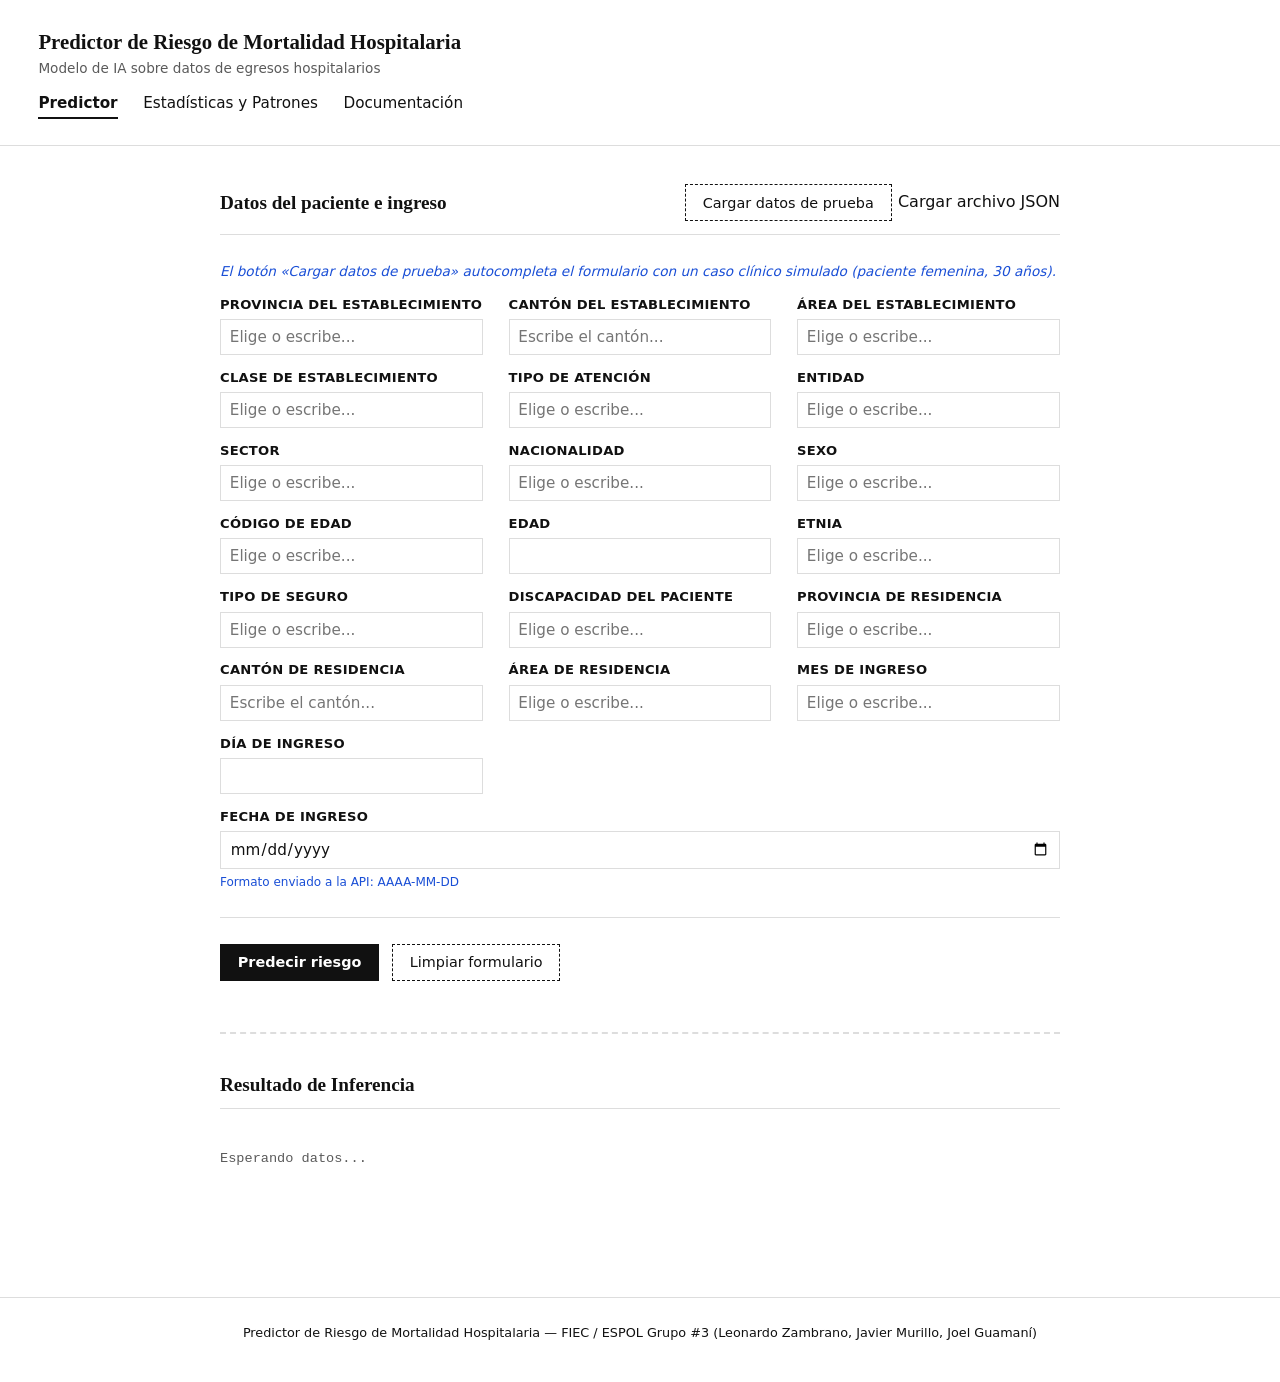
<file: frontend/index.html>
<!DOCTYPE html>
<html lang="es">
<head>
<meta charset="UTF-8">
<meta name="viewport" content="width=device-width, initial-scale=1.0">
<title>Predictor de Riesgo de Mortalidad Hospitalaria</title>
<link rel="stylesheet" href="style.css">
</head>
<body>

  <header class="site-header">
    <div class="brand">
      <p class="brand-title">
        Predictor de Riesgo de Mortalidad Hospitalaria
        <span>Modelo de IA sobre datos de egresos hospitalarios</span>
      </p>
    </div>
    <nav class="main-nav">
      <a href="index.html" aria-current="page">Predictor</a>
      <a href="stats.html">Estadísticas y Patrones</a>
      <a href="about.html">Documentación</a>
    </nav>
  </header>

  <main>
    <div class="predictor-grid">

      <section class="panel" aria-labelledby="form-title">
        <div class="panel-header">
          <h2 id="form-title">Datos del paciente e ingreso</h2>
          <div class="header-actions">
            <button type="button" id="btn-load-sample" class="btn-secondary">
              Cargar datos de prueba
            </button>
            <label for="file-json" class="btn-secondary btn-file-label">
              Cargar archivo JSON
            </label>
            <input type="file" id="file-json" accept=".json,application/json" class="visually-hidden-file">
          </div>
        </div>

        <p class="random-hint">El botón «Cargar datos de prueba» autocompleta el formulario con un caso clínico simulado (paciente femenina, 30 años).</p>

        <div class="json-table-section hidden" id="json-table-section">
          <div class="table-header">
            <h3>Pacientes cargados desde archivo</h3>
            <button type="button" id="btn-random-patient" class="btn-secondary">
              Seleccionar paciente al azar
            </button>
          </div>
          <div class="table-scroll">
            <table class="data-table" id="patients-table">
              <thead>
                <tr id="patients-table-head"></tr>
              </thead>
              <tbody id="patients-table-body"></tbody>
            </table>
          </div>
          <p class="muted" style="margin-top:0.5rem;">Haz clic en una fila para cargar ese paciente en el formulario, o usa el botón "Seleccionar paciente al azar".</p>
        </div>

        <p class="random-hint hidden" id="random-hint"></p>

        <form id="predict-form" novalidate>
          <div class="form-grid">

            <div class="field">
              <label for="prov_ubi">Provincia del establecimiento</label>
              <input type="text" id="prov_ubi" name="prov_ubi" list="list_prov_ubi" required autocomplete="off" placeholder="Elige o escribe...">
              <datalist id="list_prov_ubi"></datalist>
            </div>

            <div class="field">
              <label for="cant_ubi">Cantón del establecimiento</label>
              <input type="text" id="cant_ubi" name="cant_ubi" required placeholder="Escribe el cantón...">
            </div>

            <div class="field">
              <label for="area_ubi">Área del establecimiento</label>
              <input type="text" id="area_ubi" name="area_ubi" list="list_area_ubi" required autocomplete="off" placeholder="Elige o escribe...">
              <datalist id="list_area_ubi">
                <option value="Urbana"></option>
                <option value="Rural"></option>
              </datalist>
            </div>

            <div class="field">
              <label for="clase">Clase de establecimiento</label>
              <input type="text" id="clase" name="clase" list="list_clase" required autocomplete="off" placeholder="Elige o escribe...">
              <datalist id="list_clase">
                <option value="Hospital general"></option>
                <option value="Hospital básico"></option>
                <option value="Hospital de especialidades"></option>
                <option value="Geriátrico"></option>
                <option value="Otras clínicas especializadas"></option>
                <option value="Pediátrico"></option>
              </datalist>
            </div>

            <div class="field">
              <label for="tipo">Tipo de atención</label>
              <input type="text" id="tipo" name="tipo" list="list_tipo" required autocomplete="off" placeholder="Elige o escribe...">
              <datalist id="list_tipo">
                <option value="Agudo"></option>
                <option value="Crónico"></option>
                <option value="Sin tipo hospitales básicos"></option>
              </datalist>
            </div>

            <div class="field">
              <label for="entidad">Entidad</label>
              <input type="text" id="entidad" name="entidad" list="list_entidad" required autocomplete="off" placeholder="Elige o escribe...">
              <datalist id="list_entidad">
                <option value="Ministerio de Salud Pública"></option>
                <option value="Instituto Ecuatoriano de Seguridad Social"></option>
                <option value="Municipios"></option>
                <option value="Privados con fines de lucro"></option>
                <option value="Privados sin fines de lucro"></option>
                <option value="Fuerzas Armadas"></option>
                <option value="Policía Nacional"></option>
                <option value="Junta Beneficencia de Guayaquil"></option>
              </datalist>
            </div>

            <div class="field">
              <label for="sector">Sector</label>
              <input type="text" id="sector" name="sector" list="list_sector" required autocomplete="off" placeholder="Elige o escribe...">
              <datalist id="list_sector">
                <option value="Público"></option>
                <option value="Privado con fines de lucro"></option>
                <option value="Privado sin fines de lucro"></option>
              </datalist>
            </div>

            <div class="field">
              <label for="nac_pac">Nacionalidad</label>
              <input type="text" id="nac_pac" name="nac_pac" list="list_nac_pac" required autocomplete="off" placeholder="Elige o escribe...">
              <datalist id="list_nac_pac">
                <option value="Ecuatoriano/a"></option>
                <option value="Extranjero/a"></option>
              </datalist>
            </div>

            <div class="field">
              <label for="sexo">Sexo</label>
              <input type="text" id="sexo" name="sexo" list="list_sexo" required autocomplete="off" placeholder="Elige o escribe...">
              <datalist id="list_sexo">
                <option value="Mujer"></option>
                <option value="Hombre"></option>
              </datalist>
            </div>

            <div class="field">
              <label for="cod_edad">Código de edad</label>
              <input type="text" id="cod_edad" name="cod_edad" list="list_cod_edad" required autocomplete="off" placeholder="Elige o escribe...">
              <datalist id="list_cod_edad">
                <option value="Años (1 a 115 años de edad)"></option>
                <option value="Meses (1 a 11 meses de edad)"></option>
                <option value="Días (1 a 29 días de edad)"></option>
                <option value="Horas (1 a 23 horas de edad)"></option>
              </datalist>
            </div>

            <div class="field">
              <label for="edad">Edad</label>
              <input type="number" id="edad" name="edad" min="0" max="115" step="1" required>
            </div>

            <div class="field">
              <label for="etnia">Etnia</label>
              <input type="text" id="etnia" name="etnia" list="list_etnia" required autocomplete="off" placeholder="Elige o escribe...">
              <datalist id="list_etnia">
                <option value="Mestizo/a"></option>
                <option value="Indígena"></option>
                <option value="Afroecuatoriano/a"></option>
                <option value="Blanco/a"></option>
                <option value="Montubio/a"></option>
                <option value="Sin información"></option>
              </datalist>
            </div>

            <div class="field">
              <label for="tipo_seg">Tipo de seguro</label>
              <input type="text" id="tipo_seg" name="tipo_seg" list="list_tipo_seg" required autocomplete="off" placeholder="Elige o escribe...">
              <datalist id="list_tipo_seg">
                <option value="Ninguno"></option>
                <option value="IESS, afiliado seguro general"></option>
                <option value="IESS, afiliado seguro campesino"></option>
                <option value="Seguro indirecto"></option>
                <option value="Seguro ISFFA"></option>
                <option value="ISSPOL"></option>
                <option value="Seguro privado"></option>
                <option value="Otro"></option>
              </datalist>
            </div>

            <div class="field">
              <label for="dis_pac">Discapacidad del paciente</label>
              <input type="text" id="dis_pac" name="dis_pac" list="list_dis_pac" required autocomplete="off" placeholder="Elige o escribe...">
              <datalist id="list_dis_pac">
                <option value="Ninguna"></option>
                <option value="Física"></option>
                <option value="Intelectual"></option>
                <option value="Auditiva"></option>
                <option value="Visual"></option>
                <option value="Psicosocial"></option>
                <option value="Sin información"></option>
              </datalist>
            </div>

            <div class="field">
              <label for="prov_res">Provincia de residencia</label>
              <input type="text" id="prov_res" name="prov_res" list="list_prov_res" required autocomplete="off" placeholder="Elige o escribe...">
              <datalist id="list_prov_res"></datalist>
            </div>

            <div class="field">
              <label for="cant_res">Cantón de residencia</label>
              <input type="text" id="cant_res" name="cant_res" required placeholder="Escribe el cantón...">
            </div>

            <div class="field">
              <label for="area_res">Área de residencia</label>
              <input type="text" id="area_res" name="area_res" list="list_area_res" required autocomplete="off" placeholder="Elige o escribe...">
              <datalist id="list_area_res">
                <option value="Urbana"></option>
                <option value="Rural"></option>
              </datalist>
            </div>

            <div class="field">
              <label for="mes_ingr">Mes de ingreso</label>
              <input type="text" id="mes_ingr" name="mes_ingr" list="list_mes_ingr" required autocomplete="off" placeholder="Elige o escribe...">
              <datalist id="list_mes_ingr">
                <option value="Enero"></option>
                <option value="Febrero"></option>
                <option value="Marzo"></option>
                <option value="Abril"></option>
                <option value="Mayo"></option>
                <option value="Junio"></option>
                <option value="Julio"></option>
                <option value="Agosto"></option>
                <option value="Septiembre"></option>
                <option value="Octubre"></option>
                <option value="Noviembre"></option>
                <option value="Diciembre"></option>
              </datalist>
            </div>

            <div class="field">
              <label for="dia_ingr">Día de ingreso</label>
              <input type="number" id="dia_ingr" name="dia_ingr" min="1" max="31" step="1" required>
            </div>

            <div class="field full-width">
              <label for="fecha_ingr">Fecha de ingreso</label>
              <input type="date" id="fecha_ingr" name="fecha_ingr" required>
              <span class="hint">Formato enviado a la API: AAAA-MM-DD</span>
            </div>

          </div>

          <div class="form-actions">
            <button type="submit" id="btn-submit" class="btn-primary">Predecir riesgo</button>
            <button type="reset" class="btn-secondary">Limpiar formulario</button>
          </div>
        </form>
      </section>

      <section class="panel" aria-labelledby="result-title">
        <div class="panel-header">
          <h2 id="result-title">Resultado de Inferencia</h2>
        </div>

        <p class="status-line" id="status-line" data-state="idle">
          Esperando datos...
        </p>

        <div class="result-card hidden" id="result-card">
          <span class="muted">Probabilidad de mortalidad</span>
          <p class="result-proba" id="result-proba">0.00%</p>
          <span class="risk-badge" id="risk-badge">—</span>

          <div class="triaje-box" id="triaje-box">
            <span class="triaje-title" id="triaje-title">Recomendación de Triaje</span>
            <p class="triaje-text" id="triaje-text">—</p>
          </div>

          <div class="factors-section" id="factors-section">
            <h4>Factores de Riesgo Clínico e Institucional Identificados</h4>
            <ul class="factors-list" id="factors-list"></ul>
          </div>

          <div class="report-actions">
            <button type="button" id="btn-print-report" class="btn-primary btn-report">
              Descargar / Imprimir Ficha de Triaje (PDF)
            </button>
          </div>
        </div>

        <div class="error-box hidden" id="error-box">
          <h3>Error en la solicitud</h3>
          <p id="error-message"></p>
          <ul id="error-detail-list"></ul>
        </div>
      </section>

    </div>
  </main>

  <footer class="site-footer">
    <p>Predictor de Riesgo de Mortalidad Hospitalaria — FIEC / ESPOL Grupo #3 (Leonardo Zambrano, Javier Murillo, Joel Guamaní)</p>
  </footer>

  <script src="app.js"></script>
</body>
</html>
</file>
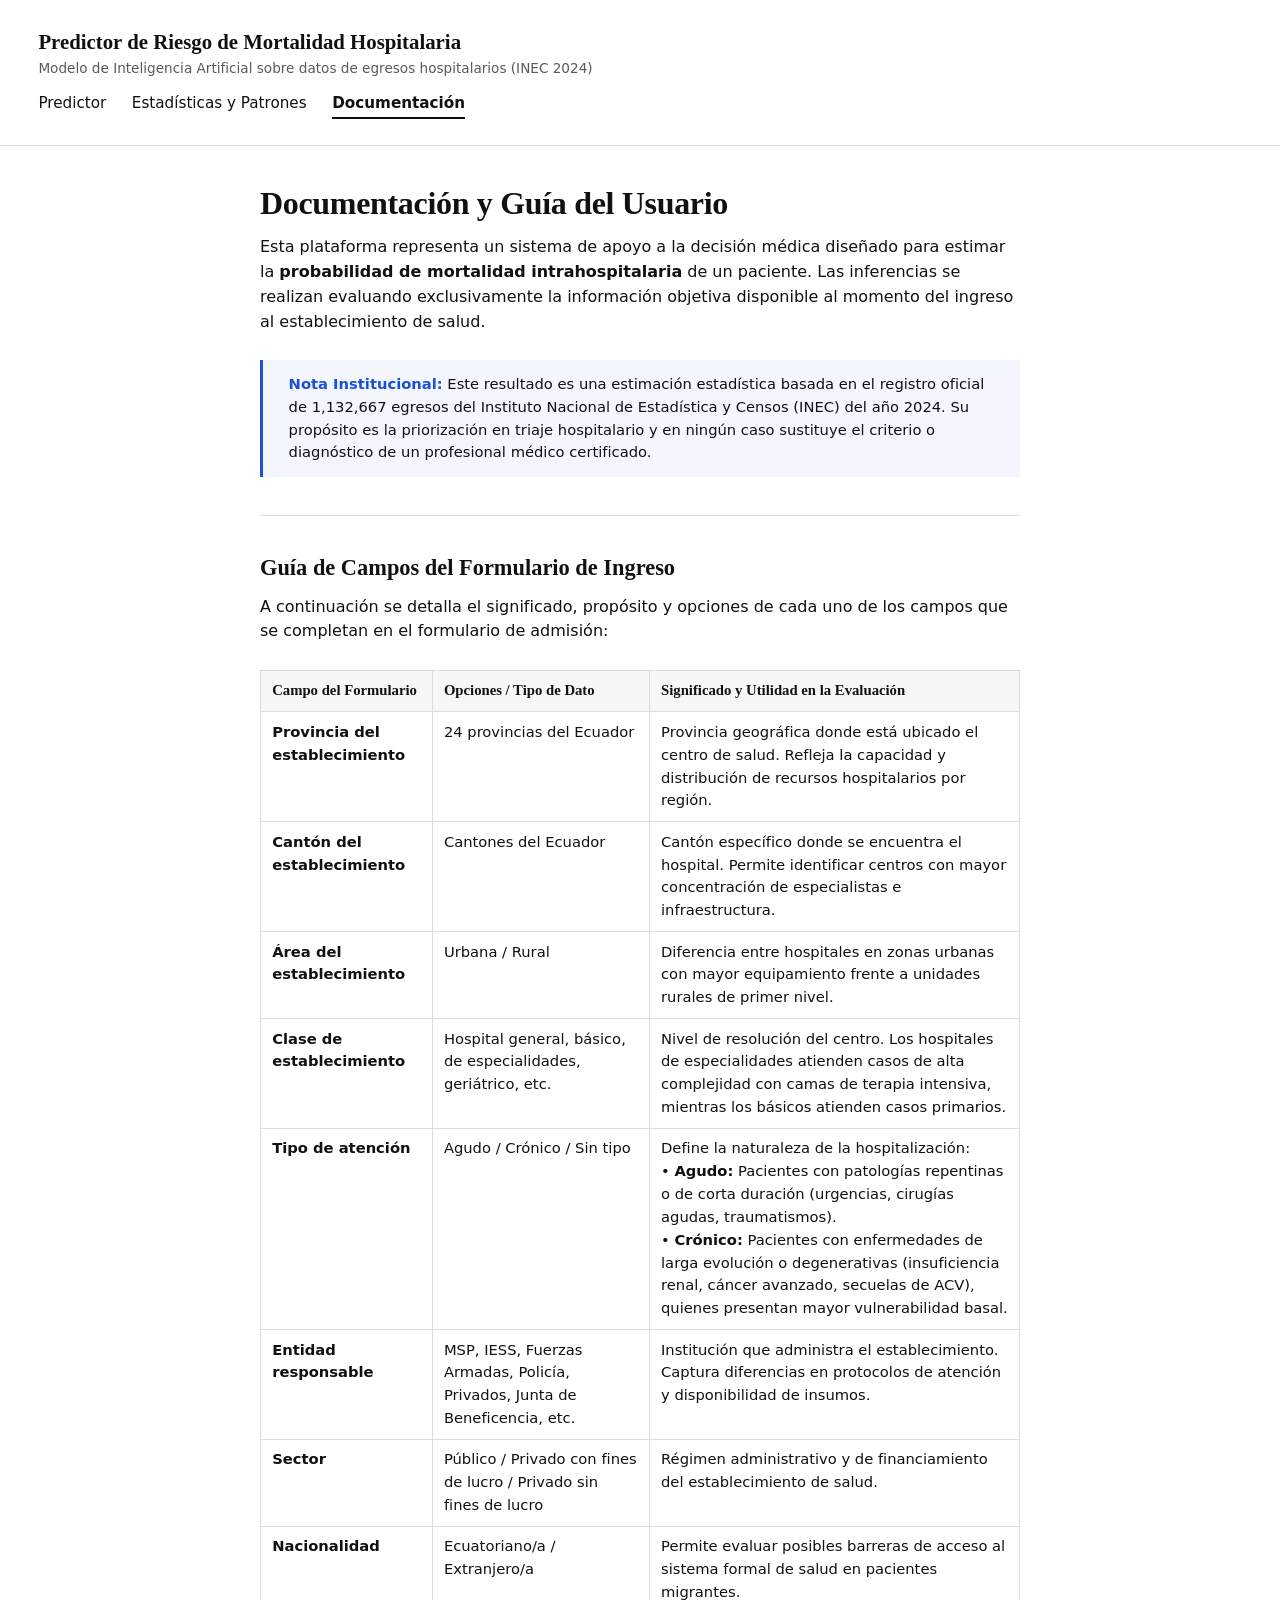
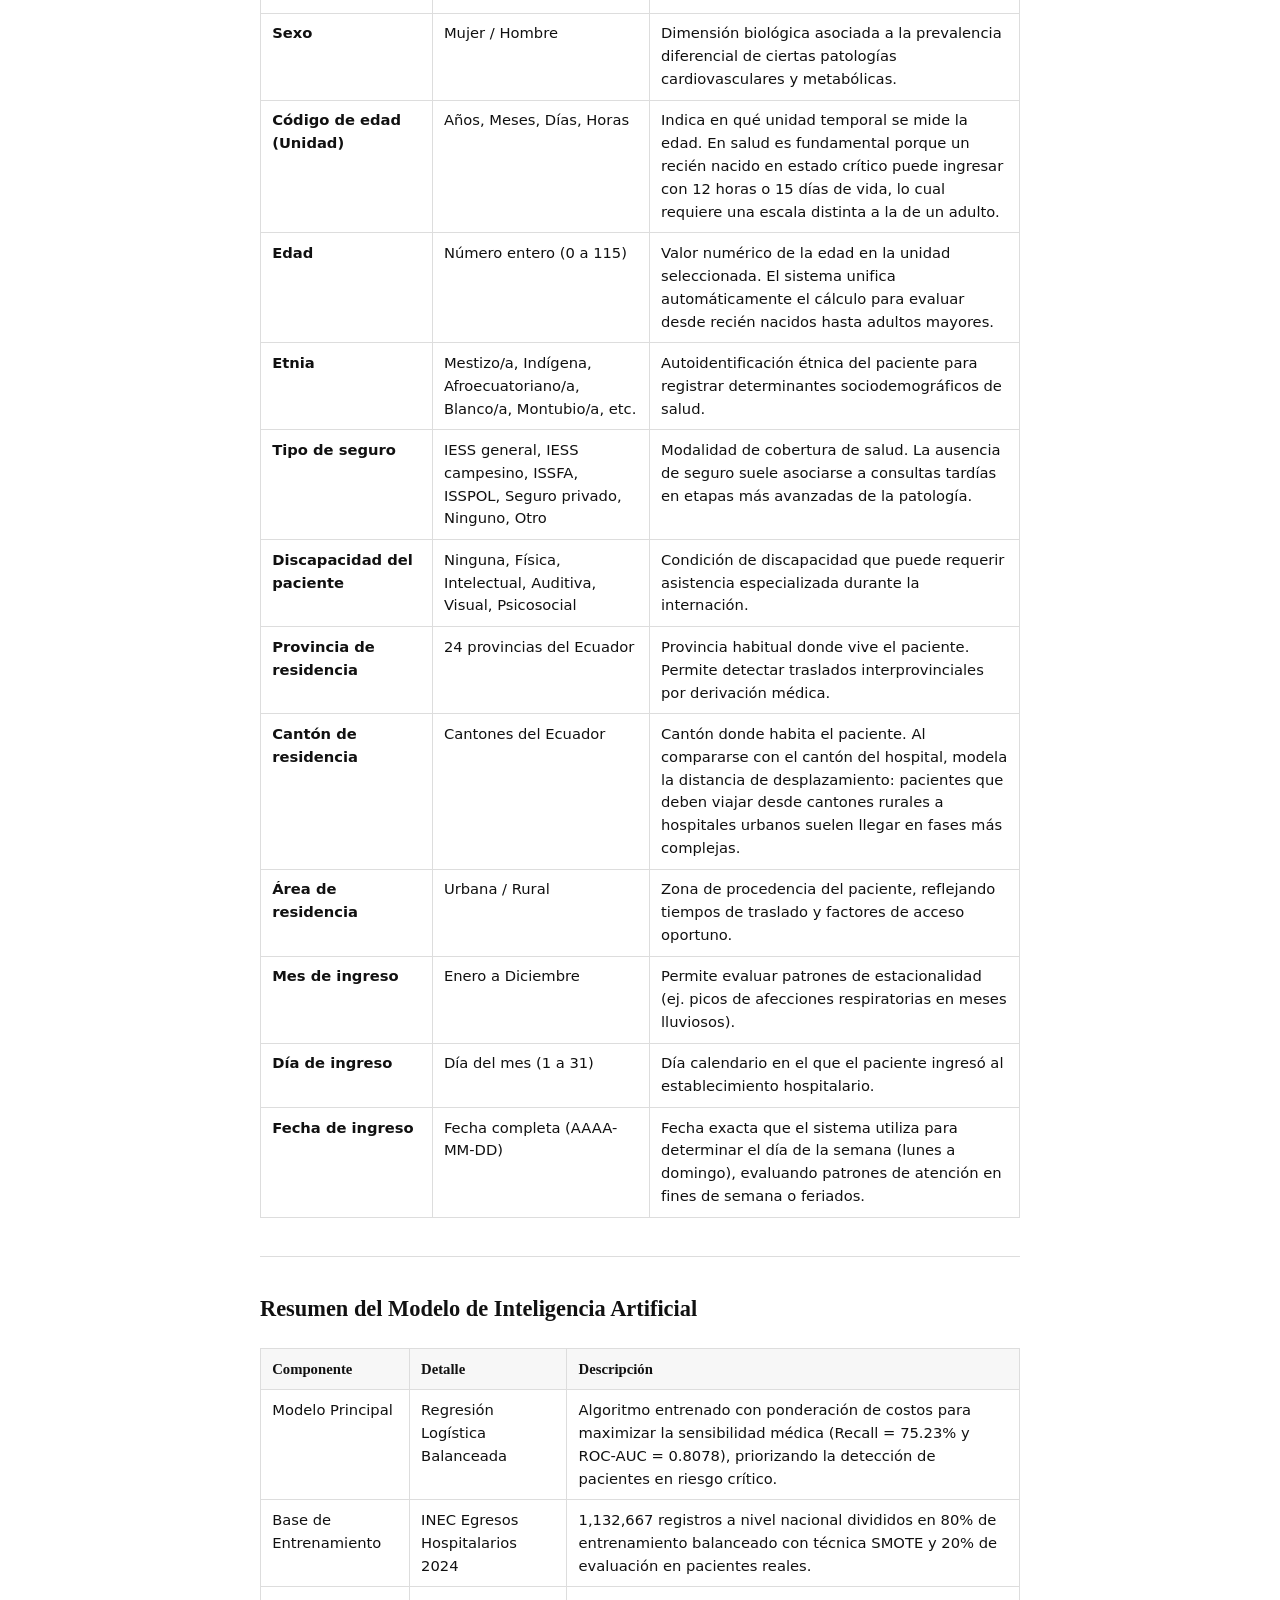
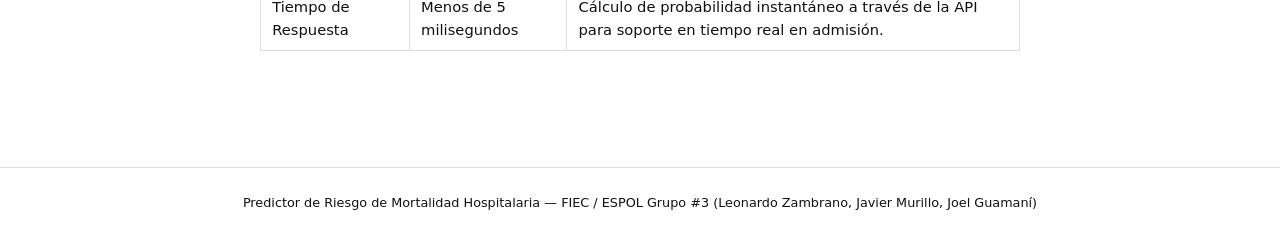
<file: frontend/about.html>
<!DOCTYPE html>
<html lang="es">
<head>
  <meta charset="UTF-8">
  <meta name="viewport" content="width=device-width, initial-scale=1.0">
  <title>Documentación — Predictor de Riesgo de Mortalidad Hospitalaria</title>
  <link rel="stylesheet" href="style.css">
</head>
<body>

  <header class="site-header">
    <div class="brand">
      <p class="brand-title">
        Predictor de Riesgo de Mortalidad Hospitalaria
        <span>Modelo de Inteligencia Artificial sobre datos de egresos hospitalarios (INEC 2024)</span>
      </p>
    </div>
    <nav class="main-nav">
      <a href="index.html">Predictor</a>
      <a href="stats.html">Estadísticas y Patrones</a>
      <a href="about.html" aria-current="page">Documentación</a>
    </nav>
  </header>

  <main>
    <article class="doc-content">

      <h1>Documentación y Guía del Usuario</h1>
      <p>
        Esta plataforma representa un sistema de apoyo a la decisión médica diseñado para estimar la
        <strong>probabilidad de mortalidad intrahospitalaria</strong> de un paciente. 
        Las inferencias se realizan evaluando exclusivamente la información objetiva disponible al momento 
        del ingreso al establecimiento de salud.
      </p>

      <div class="callout">
        <strong>Nota Institucional:</strong> Este resultado es una estimación estadística basada en el registro oficial de 
        1,132,667 egresos del Instituto Nacional de Estadística y Censos (INEC) del año 2024. Su propósito es la priorización 
        en triaje hospitalario y en ningún caso sustituye el criterio o diagnóstico de un profesional médico certificado.
      </div>

      <hr>

      <h2>Guía de Campos del Formulario de Ingreso</h2>
      <p>
        A continuación se detalla el significado, propósito y opciones de cada uno de los campos que se completan en el formulario de admisión:
      </p>

      <table class="tech-table">
        <thead>
          <tr>
            <th>Campo del Formulario</th>
            <th>Opciones / Tipo de Dato</th>
            <th>Significado y Utilidad en la Evaluación</th>
          </tr>
        </thead>
        <tbody>
          <tr>
            <td><strong>Provincia del establecimiento</strong></td>
            <td>24 provincias del Ecuador</td>
            <td>Provincia geográfica donde está ubicado el centro de salud. Refleja la capacidad y distribución de recursos hospitalarios por región.</td>
          </tr>
          <tr>
            <td><strong>Cantón del establecimiento</strong></td>
            <td>Cantones del Ecuador</td>
            <td>Cantón específico donde se encuentra el hospital. Permite identificar centros con mayor concentración de especialistas e infraestructura.</td>
          </tr>
          <tr>
            <td><strong>Área del establecimiento</strong></td>
            <td>Urbana / Rural</td>
            <td>Diferencia entre hospitales en zonas urbanas con mayor equipamiento frente a unidades rurales de primer nivel.</td>
          </tr>
          <tr>
            <td><strong>Clase de establecimiento</strong></td>
            <td>Hospital general, básico, de especialidades, geriátrico, etc.</td>
            <td>Nivel de resolución del centro. Los hospitales de especialidades atienden casos de alta complejidad con camas de terapia intensiva, mientras los básicos atienden casos primarios.</td>
          </tr>
          <tr>
            <td><strong>Tipo de atención</strong></td>
            <td>Agudo / Crónico / Sin tipo</td>
            <td>
              Define la naturaleza de la hospitalización:
              <br>• <strong>Agudo:</strong> Pacientes con patologías repentinas o de corta duración (urgencias, cirugías agudas, traumatismos).
              <br>• <strong>Crónico:</strong> Pacientes con enfermedades de larga evolución o degenerativas (insuficiencia renal, cáncer avanzado, secuelas de ACV), quienes presentan mayor vulnerabilidad basal.
            </td>
          </tr>
          <tr>
            <td><strong>Entidad responsable</strong></td>
            <td>MSP, IESS, Fuerzas Armadas, Policía, Privados, Junta de Beneficencia, etc.</td>
            <td>Institución que administra el establecimiento. Captura diferencias en protocolos de atención y disponibilidad de insumos.</td>
          </tr>
          <tr>
            <td><strong>Sector</strong></td>
            <td>Público / Privado con fines de lucro / Privado sin fines de lucro</td>
            <td>Régimen administrativo y de financiamiento del establecimiento de salud.</td>
          </tr>
          <tr>
            <td><strong>Nacionalidad</strong></td>
            <td>Ecuatoriano/a / Extranjero/a</td>
            <td>Permite evaluar posibles barreras de acceso al sistema formal de salud en pacientes migrantes.</td>
          </tr>
          <tr>
            <td><strong>Sexo</strong></td>
            <td>Mujer / Hombre</td>
            <td>Dimensión biológica asociada a la prevalencia diferencial de ciertas patologías cardiovasculares y metabólicas.</td>
          </tr>
          <tr>
            <td><strong>Código de edad (Unidad)</strong></td>
            <td>Años, Meses, Días, Horas</td>
            <td>
              Indica en qué unidad temporal se mide la edad. En salud es fundamental porque un recién nacido en estado crítico puede ingresar con 12 horas o 15 días de vida, lo cual requiere una escala distinta a la de un adulto.
            </td>
          </tr>
          <tr>
            <td><strong>Edad</strong></td>
            <td>Número entero (0 a 115)</td>
            <td>Valor numérico de la edad en la unidad seleccionada. El sistema unifica automáticamente el cálculo para evaluar desde recién nacidos hasta adultos mayores.</td>
          </tr>
          <tr>
            <td><strong>Etnia</strong></td>
            <td>Mestizo/a, Indígena, Afroecuatoriano/a, Blanco/a, Montubio/a, etc.</td>
            <td>Autoidentificación étnica del paciente para registrar determinantes sociodemográficos de salud.</td>
          </tr>
          <tr>
            <td><strong>Tipo de seguro</strong></td>
            <td>IESS general, IESS campesino, ISSFA, ISSPOL, Seguro privado, Ninguno, Otro</td>
            <td>Modalidad de cobertura de salud. La ausencia de seguro suele asociarse a consultas tardías en etapas más avanzadas de la patología.</td>
          </tr>
          <tr>
            <td><strong>Discapacidad del paciente</strong></td>
            <td>Ninguna, Física, Intelectual, Auditiva, Visual, Psicosocial</td>
            <td>Condición de discapacidad que puede requerir asistencia especializada durante la internación.</td>
          </tr>
          <tr>
            <td><strong>Provincia de residencia</strong></td>
            <td>24 provincias del Ecuador</td>
            <td>Provincia habitual donde vive el paciente. Permite detectar traslados interprovinciales por derivación médica.</td>
          </tr>
          <tr>
            <td><strong>Cantón de residencia</strong></td>
            <td>Cantones del Ecuador</td>
            <td>
              Cantón donde habita el paciente. Al compararse con el cantón del hospital, modela la distancia de desplazamiento: pacientes que deben viajar desde cantones rurales a hospitales urbanos suelen llegar en fases más complejas.
            </td>
          </tr>
          <tr>
            <td><strong>Área de residencia</strong></td>
            <td>Urbana / Rural</td>
            <td>Zona de procedencia del paciente, reflejando tiempos de traslado y factores de acceso oportuno.</td>
          </tr>
          <tr>
            <td><strong>Mes de ingreso</strong></td>
            <td>Enero a Diciembre</td>
            <td>Permite evaluar patrones de estacionalidad (ej. picos de afecciones respiratorias en meses lluviosos).</td>
          </tr>
          <tr>
            <td><strong>Día de ingreso</strong></td>
            <td>Día del mes (1 a 31)</td>
            <td>Día calendario en el que el paciente ingresó al establecimiento hospitalario.</td>
          </tr>
          <tr>
            <td><strong>Fecha de ingreso</strong></td>
            <td>Fecha completa (AAAA-MM-DD)</td>
            <td>Fecha exacta que el sistema utiliza para determinar el día de la semana (lunes a domingo), evaluando patrones de atención en fines de semana o feriados.</td>
          </tr>
        </tbody>
      </table>

      <hr>

      <h2>Resumen del Modelo de Inteligencia Artificial</h2>
      <table class="tech-table">
        <thead>
          <tr>
            <th>Componente</th>
            <th>Detalle</th>
            <th>Descripción</th>
          </tr>
        </thead>
        <tbody>
          <tr>
            <td>Modelo Principal</td>
            <td>Regresión Logística Balanceada</td>
            <td>Algoritmo entrenado con ponderación de costos para maximizar la sensibilidad médica (Recall = 75.23% y ROC-AUC = 0.8078), priorizando la detección de pacientes en riesgo crítico.</td>
          </tr>
          <tr>
            <td>Base de Entrenamiento</td>
            <td>INEC Egresos Hospitalarios 2024</td>
            <td>1,132,667 registros a nivel nacional divididos en 80% de entrenamiento balanceado con técnica SMOTE y 20% de evaluación en pacientes reales.</td>
          </tr>
          <tr>
            <td>Tiempo de Respuesta</td>
            <td>Menos de 5 milisegundos</td>
            <td>Cálculo de probabilidad instantáneo a través de la API para soporte en tiempo real en admisión.</td>
          </tr>
        </tbody>
      </table>

    </article>
  </main>

  <footer class="site-footer">
    <p>Predictor de Riesgo de Mortalidad Hospitalaria — FIEC / ESPOL Grupo #3 (Leonardo Zambrano, Javier Murillo, Joel Guamaní)</p>
  </footer>

</body>
</html>
</file>
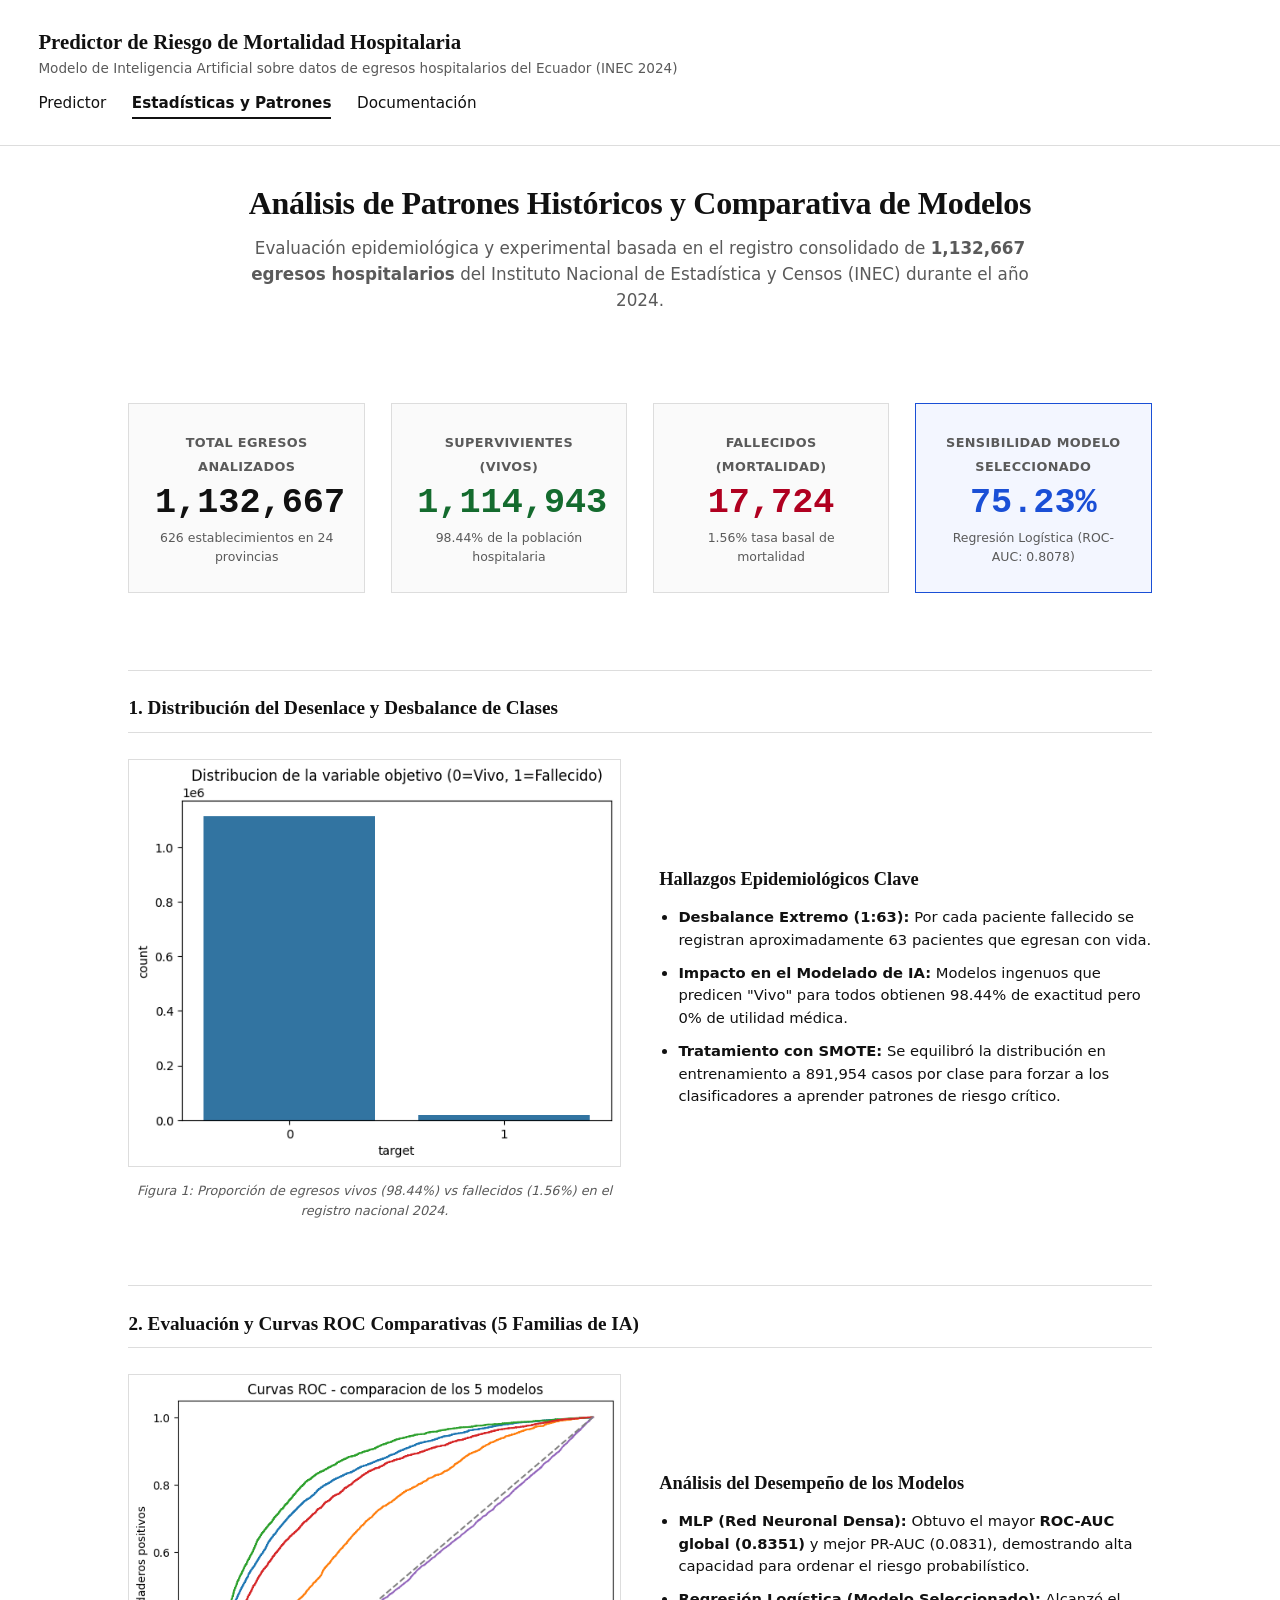
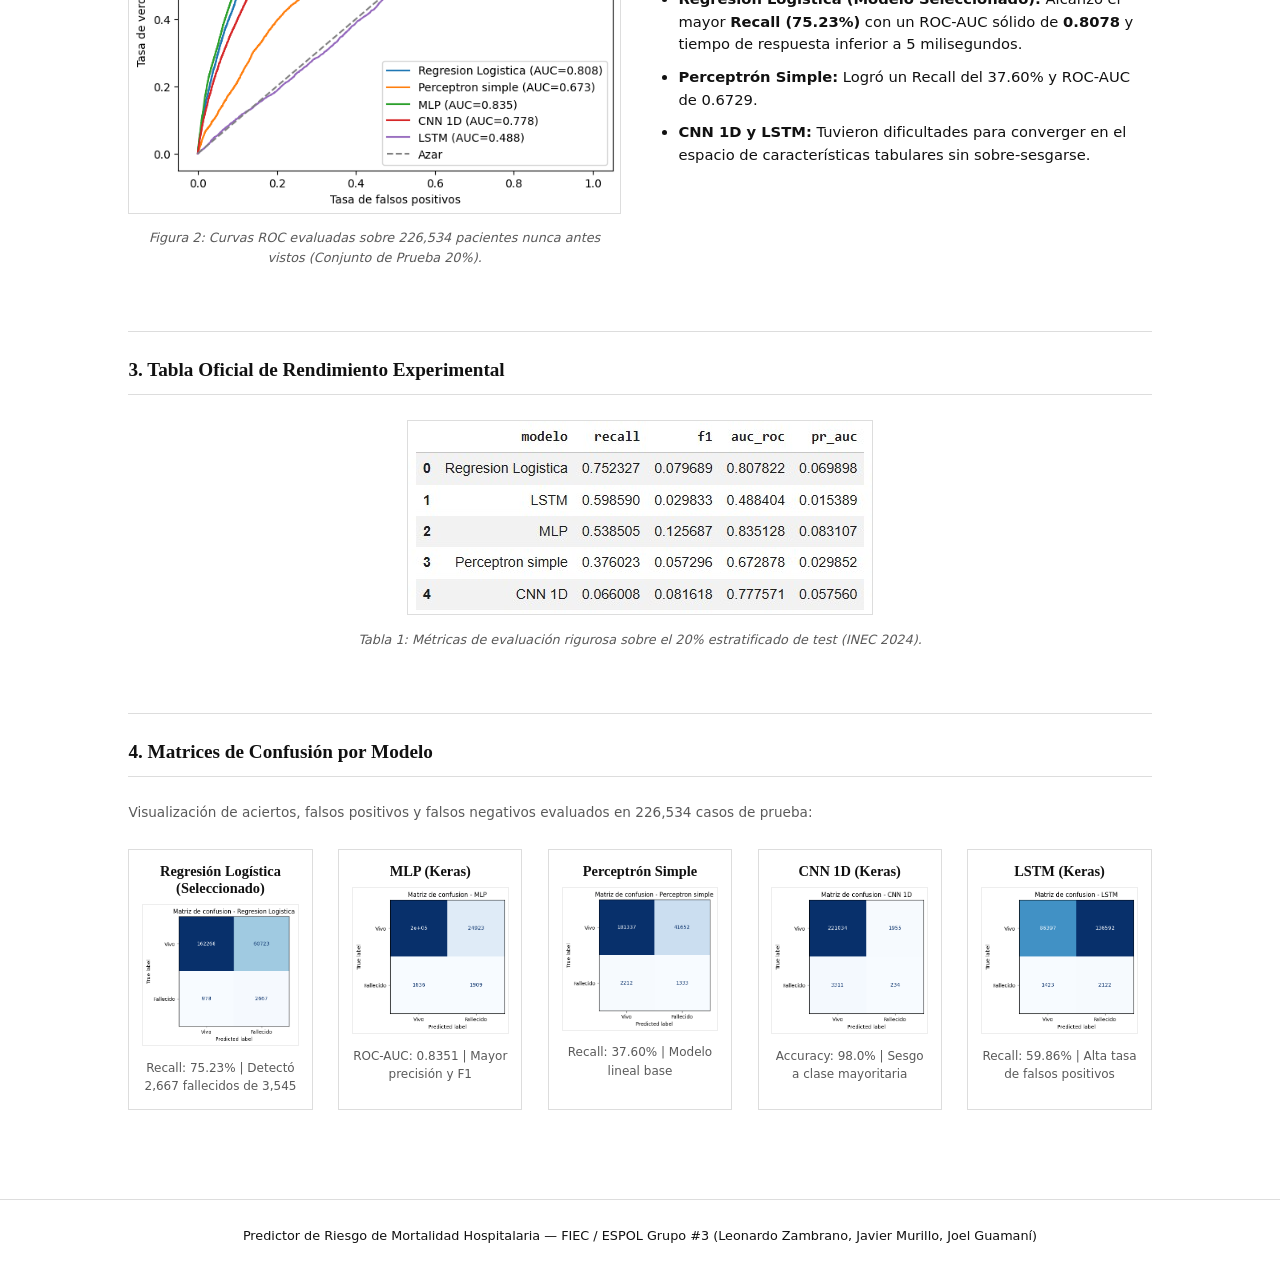
<file: frontend/stats.html>
<!DOCTYPE html>
<html lang="es">
<head>
  <meta charset="UTF-8">
  <meta name="viewport" content="width=device-width, initial-scale=1.0">
  <title>Estadísticas y Patrones Históricos — Egresos Hospitalarios Ecuador</title>
  <link rel="stylesheet" href="style.css">
</head>
<body>

  <header class="site-header">
    <div class="brand">
      <p class="brand-title">
        Predictor de Riesgo de Mortalidad Hospitalaria
        <span>Modelo de Inteligencia Artificial sobre datos de egresos hospitalarios del Ecuador (INEC 2024)</span>
      </p>
    </div>
    <nav class="main-nav">
      <a href="index.html">Predictor</a>
      <a href="stats.html" aria-current="page">Estadísticas y Patrones</a>
      <a href="about.html">Documentación</a>
    </nav>
  </header>

  <main class="stats-main">
    <div class="stats-container">

      <div class="page-title-section">
        <h1>Análisis de Patrones Históricos y Comparativa de Modelos</h1>
        <p class="subtitle">
          Evaluación epidemiológica y experimental basada en el registro consolidado de <strong>1,132,667 egresos hospitalarios</strong> del Instituto Nacional de Estadística y Censos (INEC) durante el año 2024.
        </p>
      </div>

      <section class="kpi-grid">
        <div class="kpi-card">
          <span class="kpi-label">Total Egresos Analizados</span>
          <p class="kpi-value">1,132,667</p>
          <span class="kpi-sub">626 establecimientos en 24 provincias</span>
        </div>

        <div class="kpi-card">
          <span class="kpi-label">Supervivientes (Vivos)</span>
          <p class="kpi-value text-success">1,114,943</p>
          <span class="kpi-sub">98.44% de la población hospitalaria</span>
        </div>

        <div class="kpi-card">
          <span class="kpi-label">Fallecidos (Mortalidad)</span>
          <p class="kpi-value text-danger">17,724</p>
          <span class="kpi-sub">1.56% tasa basal de mortalidad</span>
        </div>

        <div class="kpi-card kpi-highlight">
          <span class="kpi-label">Sensibilidad Modelo Seleccionado</span>
          <p class="kpi-value text-primary">75.23%</p>
          <span class="kpi-sub">Regresión Logística (ROC-AUC: 0.8078)</span>
        </div>
      </section>

      <section class="panel stats-panel">
        <div class="panel-header">
          <h2>1. Distribución del Desenlace y Desbalance de Clases</h2>
        </div>
        <div class="stats-grid-2">
          <div class="chart-container">
            <img src="assets/distribucion-variable-objetivo.png" alt="Distribución de Desenlace Hospitalario" class="responsive-chart">
            <p class="chart-caption">Figura 1: Proporción de egresos vivos (98.44%) vs fallecidos (1.56%) en el registro nacional 2024.</p>
          </div>
          <div class="stats-text">
            <h3>Hallazgos Epidemiológicos Clave</h3>
            <ul class="stats-bullet-list">
              <li><strong>Desbalance Extremo (1:63):</strong> Por cada paciente fallecido se registran aproximadamente 63 pacientes que egresan con vida.</li>
              <li><strong>Impacto en el Modelado de IA:</strong> Modelos ingenuos que predicen "Vivo" para todos obtienen 98.44% de exactitud pero 0% de utilidad médica.</li>
              <li><strong>Tratamiento con SMOTE:</strong> Se equilibró la distribución en entrenamiento a 891,954 casos por clase para forzar a los clasificadores a aprender patrones de riesgo crítico.</li>
            </ul>
          </div>
        </div>
      </section>

      <section class="panel stats-panel">
        <div class="panel-header">
          <h2>2. Evaluación y Curvas ROC Comparativas (5 Familias de IA)</h2>
        </div>
        <div class="stats-grid-2">
          <div class="chart-container">
            <img src="assets/curvas-roc-comparacion-modelos.png" alt="Curvas ROC Comparativas de Modelos" class="responsive-chart">
            <p class="chart-caption">Figura 2: Curvas ROC evaluadas sobre 226,534 pacientes nunca antes vistos (Conjunto de Prueba 20%).</p>
          </div>
          <div class="stats-text">
            <h3>Análisis del Desempeño de los Modelos</h3>
            <ul class="stats-bullet-list">
              <li><strong>MLP (Red Neuronal Densa):</strong> Obtuvo el mayor <strong>ROC-AUC global (0.8351)</strong> y mejor PR-AUC (0.0831), demostrando alta capacidad para ordenar el riesgo probabilístico.</li>
              <li><strong>Regresión Logística (Modelo Seleccionado):</strong> Alcanzó el mayor <strong>Recall (75.23%)</strong> con un ROC-AUC sólido de <strong>0.8078</strong> y tiempo de respuesta inferior a 5 milisegundos.</li>
              <li><strong>Perceptrón Simple:</strong> Logró un Recall del 37.60% y ROC-AUC de 0.6729.</li>
              <li><strong>CNN 1D y LSTM:</strong> Tuvieron dificultades para converger en el espacio de características tabulares sin sobre-sesgarse.</li>
            </ul>
          </div>
        </div>
      </section>

      <section class="panel stats-panel">
        <div class="panel-header">
          <h2>3. Tabla Oficial de Rendimiento Experimental</h2>
        </div>
        <div class="chart-container-full">
          <img src="assets/tabla-comparacion-modelos.jpg" alt="Tabla Comparativa de Métricas" class="responsive-chart-full">
          <p class="chart-caption">Tabla 1: Métricas de evaluación rigurosa sobre el 20% estratificado de test (INEC 2024).</p>
        </div>
      </section>

      <section class="panel stats-panel">
        <div class="panel-header">
          <h2>4. Matrices de Confusión por Modelo</h2>
        </div>
        <p class="muted">Visualización de aciertos, falsos positivos y falsos negativos evaluados en 226,534 casos de prueba:</p>
        
        <div class="confusion-grid">
          <div class="confusion-item">
            <h4>Regresión Logística (Seleccionado)</h4>
            <img src="assets/regresion-logistica.png" alt="Matriz Regresión Logística">
            <p class="matrix-summary">Recall: 75.23% | Detectó 2,667 fallecidos de 3,545</p>
          </div>
          <div class="confusion-item">
            <h4>MLP (Keras)</h4>
            <img src="assets/mlp.png" alt="Matriz MLP">
            <p class="matrix-summary">ROC-AUC: 0.8351 | Mayor precisión y F1</p>
          </div>
          <div class="confusion-item">
            <h4>Perceptrón Simple</h4>
            <img src="assets/perceptron-simple.png" alt="Matriz Perceptrón Simple">
            <p class="matrix-summary">Recall: 37.60% | Modelo lineal base</p>
          </div>
          <div class="confusion-item">
            <h4>CNN 1D (Keras)</h4>
            <img src="assets/cnn.png" alt="Matriz CNN 1D">
            <p class="matrix-summary">Accuracy: 98.0% | Sesgo a clase mayoritaria</p>
          </div>
          <div class="confusion-item">
            <h4>LSTM (Keras)</h4>
            <img src="assets/lstm.png" alt="Matriz LSTM">
            <p class="matrix-summary">Recall: 59.86% | Alta tasa de falsos positivos</p>
          </div>
        </div>
      </section>

    </div>
  </main>

  <footer class="site-footer">
    <p>Predictor de Riesgo de Mortalidad Hospitalaria — FIEC / ESPOL Grupo #3 (Leonardo Zambrano, Javier Murillo, Joel Guamaní)</p>
  </footer>

</body>
</html>
</file>
<file: frontend/style.css>
:root {
  --color-bg: #ffffff;
  --color-text: #111111;
  --color-text-muted: #5a5a5a;
  --color-border: #dddddd;
  --color-border-strong: #111111;
  --color-rojo: #b00020;
  --color-rojo-bg: #fbe9ea;
  --color-verde: #146b2e;
  --color-verde-bg: #e9f5ec;
  --color-azul: #1a4fd6;
  --color-azul-bg: #f3f6ff;
  --color-naranja: #c05621;
  --color-naranja-bg: #feebc8;

  --font-heading: Georgia, "Times New Roman", Times, serif;
  --font-body: system-ui, -apple-system, Helvetica, Arial, sans-serif;
  --font-mono: "Courier New", Courier, monospace;

  --space-xs: 0.4rem;
  --space-sm: 0.8rem;
  --space-md: 1.6rem;
  --space-lg: 2.4rem;
  --space-xl: 3.2rem;
}

* { box-sizing: border-box; }
html { scroll-behavior: smooth; -webkit-text-size-adjust: 100%; }

body {
  margin: 0;
  background-color: var(--color-bg);
  color: var(--color-text);
  font-family: var(--font-body);
  font-size: 16px;
  line-height: 1.55;
}

h1, h2, h3, h4 {
  font-family: var(--font-heading);
  font-weight: 700;
  line-height: 1.2;
  margin: 0 0 var(--space-sm) 0;
  color: var(--color-text);
}

h1 { font-size: 2rem; letter-spacing: -0.01em; }
h2 { font-size: 1.4rem; margin-top: var(--space-lg); }
h3 { font-size: 1.1rem; margin-top: var(--space-md); }
p { margin: 0 0 var(--space-sm) 0; color: var(--color-text); }
small, .muted { color: var(--color-text-muted); font-size: 0.85rem; }

a { color: var(--color-azul); text-decoration: underline; }
a:hover, a:focus { text-decoration: none; }
code { font-family: var(--font-mono); background: #f5f5f5; padding: 0.05rem 0.35rem; font-size: 0.9em; }

hr { border: none; border-top: 1px solid var(--color-border); margin: var(--space-lg) 0; }
.hidden { display: none !important; }

.site-header { border-bottom: 1px solid var(--color-border); padding: var(--space-md) var(--space-lg); }
.site-header .brand { display: flex; align-items: baseline; justify-content: space-between; flex-wrap: wrap; gap: var(--space-sm); }
.brand-title { font-family: var(--font-heading); font-size: 1.3rem; font-weight: 700; margin: 0; }
.brand-title span { font-family: var(--font-body); font-weight: 400; font-size: 0.85rem; color: var(--color-text-muted); display: block; }

.main-nav { display: flex; gap: var(--space-md); margin-top: var(--space-sm); }
.main-nav a { text-decoration: none; color: var(--color-text); font-family: var(--font-body); font-size: 0.95rem; padding-bottom: 2px; border-bottom: 2px solid transparent; }
.main-nav a:hover, .main-nav a:focus { border-bottom-color: var(--color-text); }
.main-nav a[aria-current="page"] { font-weight: 700; border-bottom-color: var(--color-text); }

main { max-width: 1200px; margin: 0 auto; padding: var(--space-lg); }
.site-footer { border-top: 1px solid var(--color-border); padding: var(--space-md) var(--space-lg); margin-top: var(--space-xl); font-size: 0.8rem; color: var(--color-text-muted); text-align: center; }

.predictor-grid {
  display: flex;
  flex-direction: column;
  gap: var(--space-xl);
  max-width: 840px;
  margin: 0 auto;
}

.panel { padding: 0; }
.predictor-grid .panel + .panel {
  border-top: 2px dashed var(--color-border);
  padding-top: var(--space-lg);
}

.panel-header { display: flex; align-items: center; justify-content: space-between; gap: var(--space-sm); border-bottom: 1px solid var(--color-border); padding-bottom: var(--space-sm); margin-bottom: var(--space-md); flex-wrap: wrap; }
.panel-header h2 { margin: 0; font-size: 1.2rem; }

.header-actions { display: flex; gap: var(--space-xs); flex-wrap: wrap; }
.btn-file-label { display: inline-flex; align-items: center; cursor: pointer; }
.visually-hidden-file { display: none; }

.random-hint { font-size: 0.85rem; color: var(--color-azul); margin-bottom: var(--space-sm); font-style: italic; }

.json-table-section {
  border: 1px solid var(--color-border);
  background-color: #fafafa;
  padding: var(--space-sm);
  margin-bottom: var(--space-md);
}

.table-header { display: flex; justify-content: space-between; align-items: center; margin-bottom: var(--space-xs); flex-wrap: wrap; gap: var(--space-xs); }
.table-header h3 { margin: 0; font-size: 0.95rem; }
.table-scroll { max-height: 220px; overflow-y: auto; border: 1px solid var(--color-border); background-color: var(--color-bg); }

.data-table { width: 100%; border-collapse: collapse; font-size: 0.85rem; }
.data-table th, .data-table td { border: 1px solid var(--color-border); padding: 0.4rem 0.5rem; text-align: left; }
.data-table th { background-color: #f0f0f0; font-family: var(--font-heading); font-size: 0.8rem; position: sticky; top: 0; }
.data-table tbody tr { cursor: pointer; transition: background-color 0.1s ease; }
.data-table tbody tr:hover { background-color: var(--color-azul-bg); }
.data-table tbody tr.selected-row { background-color: var(--color-azul-bg); font-weight: 700; outline: 2px solid var(--color-azul); outline-offset: -2px; }

.form-grid {
  display: grid;
  grid-template-columns: repeat(auto-fit, minmax(220px, 1fr));
  gap: var(--space-sm) var(--space-md);
}

.field { display: flex; flex-direction: column; gap: 0.25rem; }
.field.full-width { grid-column: 1 / -1; }
.field label { font-size: 0.82rem; font-weight: 700; text-transform: uppercase; letter-spacing: 0.02em; }
.field .hint { font-size: 0.75rem; color: var(--color-azul); }
input, select { font-family: var(--font-body); font-size: 0.95rem; padding: 0.5rem 0.55rem; border: 1px solid var(--color-border); background-color: var(--color-bg); color: var(--color-text); border-radius: 0; appearance: auto; }
input:focus, select:focus { outline: 2px solid var(--color-azul); outline-offset: 1px; border-color: var(--color-azul); }
input[type="number"] { font-family: var(--font-mono); }

button { font-family: var(--font-body); font-size: 0.9rem; font-weight: 700; padding: 0.6rem 1.05rem; border: 1px solid var(--color-border-strong); background-color: var(--color-bg); color: var(--color-text); cursor: pointer; border-radius: 0; transition: background-color 0.1s ease, color 0.1s ease; }
button:hover, button:focus-visible { background-color: var(--color-text); color: var(--color-bg); }
button:active { transform: translateY(1px); }
button.btn-secondary { border-style: dashed; font-weight: 400; }
button.btn-primary { background-color: var(--color-text); color: var(--color-bg); }
button.btn-primary:hover, button.btn-primary:focus-visible { background-color: var(--color-bg); color: var(--color-text); border-color: var(--color-border-strong); }
button:disabled { opacity: 0.5; cursor: not-allowed; }

.form-actions { display: flex; gap: var(--space-sm); margin-top: var(--space-md); border-top: 1px solid var(--color-border); padding-top: var(--space-md); flex-wrap: wrap; }

.status-line { font-family: var(--font-mono); font-size: 0.85rem; padding: var(--space-sm) 0; margin-bottom: var(--space-md); }
.status-line[data-state="idle"] { color: var(--color-text-muted); }
.status-line[data-state="loading"] { color: var(--color-text); font-style: italic; }
.status-line[data-state="error"] { color: var(--color-rojo); border-left: 3px solid var(--color-rojo); padding-left: var(--space-sm); }
.status-line[data-state="success"] { color: var(--color-verde); border-left: 3px solid var(--color-verde); padding-left: var(--space-sm); }

.result-card {
  padding: var(--space-lg);
  background-color: #fcfcfc;
  border: 1px solid var(--color-border);
  text-align: center;
}

.result-proba { font-family: var(--font-mono); font-size: 3.4rem; font-weight: 700; line-height: 1; margin: var(--space-sm) 0 var(--space-md) 0; }
.risk-badge { display: inline-block; font-family: var(--font-body); font-weight: 700; font-size: 1rem; text-transform: uppercase; letter-spacing: 0.03em; padding: 0.4rem 1rem; border: 1px solid currentColor; margin-bottom: var(--space-md); }
.risk-badge.riesgo-alto { color: var(--color-rojo); background-color: var(--color-rojo-bg); }
.risk-badge.riesgo-bajo { color: var(--color-verde); background-color: var(--color-verde-bg); }

.triaje-box {
  text-align: left;
  padding: var(--space-sm) var(--space-md);
  margin: var(--space-md) 0;
  border-left: 4px solid var(--color-border-strong);
  background-color: #f7f7f7;
}
.triaje-box-alto {
  border-left-color: var(--color-rojo);
  background-color: var(--color-rojo-bg);
}
.triaje-box-bajo {
  border-left-color: var(--color-verde);
  background-color: var(--color-verde-bg);
}
.triaje-title { font-weight: 700; font-size: 0.95rem; display: block; margin-bottom: 0.2rem; }
.triaje-text { font-size: 0.88rem; margin: 0; line-height: 1.4; }

.factors-section {
  text-align: left;
  margin: var(--space-lg) 0 var(--space-md) 0;
  border-top: 1px solid var(--color-border);
  padding-top: var(--space-md);
}
.factors-section h4 { font-size: 1rem; margin-bottom: var(--space-sm); color: var(--color-text); }
.factors-list { list-style: none; padding: 0; margin: 0; display: flex; flex-direction: column; gap: 0.5rem; }
.factor-item {
  display: flex;
  align-items: flex-start;
  gap: var(--space-sm);
  padding: 0.55rem 0.75rem;
  border: 1px solid var(--color-border);
  background-color: #ffffff;
  font-size: 0.88rem;
}
.factor-item strong { display: block; font-size: 0.9rem; margin-bottom: 0.1rem; }
.factor-item p { margin: 0; font-size: 0.82rem; color: var(--color-text-muted); }
.factor-tag {
  font-family: var(--font-mono);
  font-size: 0.72rem;
  font-weight: 700;
  padding: 0.15rem 0.45rem;
  border: 1px solid var(--color-border);
  flex-shrink: 0;
  text-transform: uppercase;
  margin-top: 0.1rem;
}
.factor-tag-danger { color: var(--color-rojo); background-color: var(--color-rojo-bg); border-color: var(--color-rojo); }
.factor-tag-warning { color: var(--color-naranja); background-color: var(--color-naranja-bg); border-color: var(--color-naranja); }
.factor-tag-success { color: var(--color-verde); background-color: var(--color-verde-bg); border-color: var(--color-verde); }

.factor-danger { border-left: 3px solid var(--color-rojo); }
.factor-warning { border-left: 3px solid var(--color-naranja); }
.factor-success { border-left: 3px solid var(--color-verde); }

.result-meta {
  margin-top: var(--space-md);
  padding-top: var(--space-md);
  border-top: 1px solid var(--color-border);
  font-size: 0.88rem;
  display: flex;
  justify-content: space-around;
  flex-wrap: wrap;
  gap: var(--space-sm);
}
.result-meta dt { font-weight: 700; color: var(--color-text-muted); text-transform: uppercase; font-size: 0.75rem; letter-spacing: 0.03em; }
.result-meta dd { margin: 0; font-family: var(--font-mono); }

.report-actions {
  margin-top: var(--space-lg);
  display: flex;
  justify-content: center;
}
.btn-report {
  background-color: var(--color-azul);
  color: #ffffff;
  border: 1px solid var(--color-azul);
  padding: 0.75rem 1.4rem;
  font-size: 0.95rem;
}
.btn-report:hover {
  background-color: #0d38a5;
  color: #ffffff;
}

.error-box { border-left: 3px solid var(--color-rojo); color: var(--color-rojo); padding: var(--space-xs) var(--space-md); font-size: 0.88rem; margin-top: var(--space-md); }
.error-box h3 { margin-top: 0; color: var(--color-rojo); font-size: 0.95rem; }
.error-box ul { margin: 0.4rem 0 0 1.1rem; padding: 0; font-family: var(--font-mono); font-size: 0.8rem; }

.stats-main { max-width: 1100px; margin: 0 auto; padding: var(--space-lg); }
.stats-container { display: flex; flex-direction: column; gap: var(--space-xl); }
.page-title-section { text-align: center; max-width: 800px; margin: 0 auto var(--space-md) auto; }
.subtitle { font-size: 1.05rem; color: var(--color-text-muted); }

.kpi-grid {
  display: grid;
  grid-template-columns: repeat(auto-fit, minmax(220px, 1fr));
  gap: var(--space-md);
  margin-bottom: var(--space-md);
}

.kpi-card {
  padding: var(--space-md);
  border: 1px solid var(--color-border);
  background-color: #fafafa;
  text-align: center;
}
.kpi-card.kpi-highlight {
  border-color: var(--color-azul);
  background-color: var(--color-azul-bg);
}
.kpi-label { font-size: 0.8rem; font-weight: 700; text-transform: uppercase; color: var(--color-text-muted); letter-spacing: 0.03em; }
.kpi-value { font-family: var(--font-mono); font-size: 2.2rem; font-weight: 700; margin: 0.3rem 0; line-height: 1.1; }
.kpi-sub { font-size: 0.78rem; color: var(--color-text-muted); display: block; }

.text-success { color: var(--color-verde); }
.text-danger { color: var(--color-rojo); }
.text-primary { color: var(--color-azul); }

.stats-panel { border-top: 1px solid var(--color-border); padding-top: var(--space-md); }
.stats-grid-2 {
  display: grid;
  grid-template-columns: repeat(auto-fit, minmax(320px, 1fr));
  gap: var(--space-lg);
  align-items: center;
}

.chart-container { text-align: center; }
.responsive-chart { max-width: 100%; height: auto; border: 1px solid var(--color-border); background-color: #ffffff; }
.chart-caption { font-size: 0.8rem; color: var(--color-text-muted); margin-top: 0.4rem; font-style: italic; }

.stats-text h3 { margin-top: 0; font-size: 1.15rem; }
.stats-bullet-list { padding-left: 1.2rem; }
.stats-bullet-list li { margin-bottom: 0.6rem; font-size: 0.92rem; }

.chart-container-full { text-align: center; margin-top: var(--space-sm); }
.responsive-chart-full { max-width: 100%; height: auto; border: 1px solid var(--color-border); }

.confusion-grid {
  display: grid;
  grid-template-columns: repeat(auto-fit, minmax(180px, 1fr));
  gap: var(--space-md);
  margin-top: var(--space-md);
}
.confusion-item {
  border: 1px solid var(--color-border);
  padding: var(--space-sm);
  background-color: #ffffff;
  text-align: center;
}
.confusion-item h4 { font-size: 0.9rem; margin: 0 0 0.4rem 0; }
.confusion-item img { max-width: 100%; height: auto; border: 1px solid #eee; }
.matrix-summary { font-size: 0.75rem; color: var(--color-text-muted); margin: 0.3rem 0 0 0; }

.doc-content { max-width: 760px; margin: 0 auto; }
.doc-content ul, .doc-content ol { padding-left: 1.3rem; }
.doc-content li { margin-bottom: 0.4rem; }
.tech-table { width: 100%; border-collapse: collapse; margin: var(--space-md) 0; font-size: 0.92rem; }
.tech-table th, .tech-table td { border: 1px solid var(--color-border); padding: 0.55rem 0.7rem; text-align: left; vertical-align: top; }
.tech-table th { background-color: #f7f7f7; font-family: var(--font-heading); }
.callout { border-left: 3px solid var(--color-azul); background-color: var(--color-azul-bg); padding: var(--space-sm) var(--space-md); margin: var(--space-md) 0; font-size: 0.92rem; }
.callout strong { color: var(--color-azul); }

@media print {
  body { background: #fff; color: #000; font-size: 12pt; }
  .site-header, .site-footer, .header-actions, .json-table-section, .form-actions, .report-actions, .random-hint { display: none !important; }
  main { max-width: 100%; padding: 0; margin: 0; }
  .predictor-grid { max-width: 100%; gap: 1rem; }
  .panel-header { border-bottom: 2px solid #000; }
  .result-card { border: 2px solid #000; background: #fff; page-break-inside: avoid; }
  .result-proba { font-size: 28pt; }
  .risk-badge { border: 2px solid #000 !important; color: #000 !important; background: none !important; }
  .triaje-box { border-left: 4px solid #000 !important; background: #f0f0f0 !important; }
  .factor-item { border: 1px solid #ccc; background: #fff; }
}
</file>
